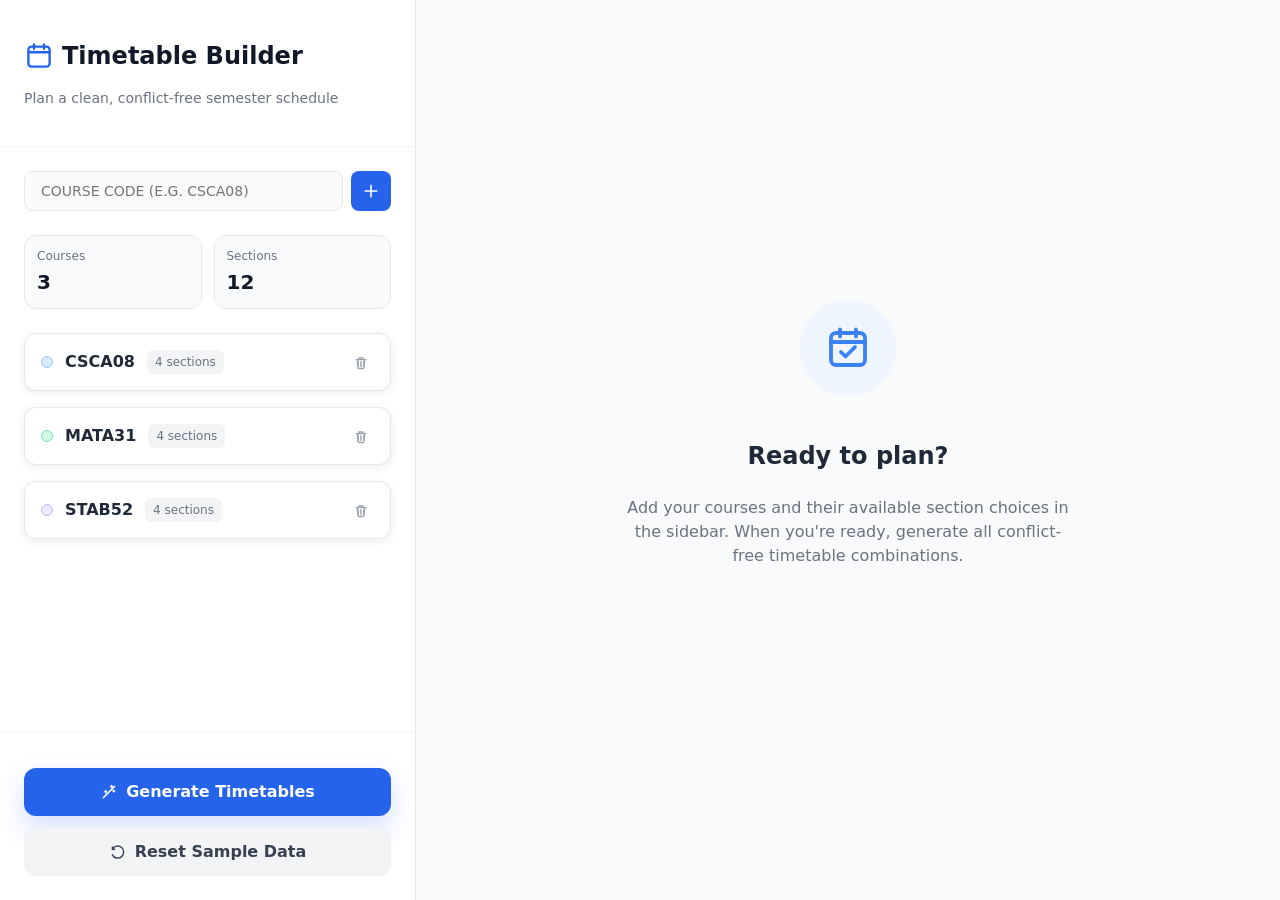
<file: index.html>
<!doctype html>
<html lang="en">
  <head>
    <meta charset="UTF-8" />
    <meta name="viewport" content="width=device-width, initial-scale=1.0" />
    <title>University Timetable Builder</title>

    <link rel="stylesheet" href="styles.css" />
    <script src="js/config.js" defer></script>
    <script src="js/utils.js" defer></script>
    <script src="js/models.js" defer></script>
    <script src="js/storage.js" defer></script>
    <script src="js/scheduler.js" defer></script>
    <script src="js/ui.js" defer></script>
    <script src="js/events.js" defer></script>
    <script src="js/main.js" defer></script>
  </head>
  <body
    class="bg-gray-50 font-sans text-gray-800 min-h-screen md:h-screen overflow-y-auto md:overflow-hidden flex flex-col md:flex-row"
  >
    <svg class="icon-sprite" aria-hidden="true" focusable="false" xmlns="http://www.w3.org/2000/svg">
      <symbol id="icon-calendar-blank" viewBox="0 0 24 24">
        <rect x="3.5" y="4.5" width="17" height="16" rx="2.5" fill="none" stroke="currentColor" stroke-width="1.9" />
        <path d="M8 2.75v3.5M16 2.75v3.5M3.5 9h17" fill="none" stroke="currentColor" stroke-width="1.9" stroke-linecap="round" />
      </symbol>
      <symbol id="icon-plus" viewBox="0 0 24 24">
        <path d="M12 5v14M5 12h14" fill="none" stroke="currentColor" stroke-width="1.9" stroke-linecap="round" />
      </symbol>
      <symbol id="icon-magic-wand" viewBox="0 0 24 24">
        <path d="M4.5 19.5 19.5 4.5" fill="none" stroke="currentColor" stroke-width="1.9" stroke-linecap="round" />
        <path d="M14 4.5h2.75M15.375 3.125V5.875M6 11.5h3M7.5 10v3M17.25 10.75h2.25M18.375 9.625v2.25" fill="none" stroke="currentColor" stroke-width="1.9" stroke-linecap="round" />
      </symbol>
      <symbol id="icon-arrow-counter-clockwise" viewBox="0 0 24 24">
        <path d="M7.5 8.25H4.5V5.25" fill="none" stroke="currentColor" stroke-width="1.9" stroke-linecap="round" stroke-linejoin="round" />
        <path d="M4.75 8a8 8 0 1 1-.25 7.75" fill="none" stroke="currentColor" stroke-width="1.9" stroke-linecap="round" stroke-linejoin="round" />
      </symbol>
      <symbol id="icon-calendar-check" viewBox="0 0 24 24">
        <rect x="3.5" y="4.5" width="17" height="16" rx="2.5" fill="none" stroke="currentColor" stroke-width="1.9" />
        <path d="M8 2.75v3.5M16 2.75v3.5M3.5 9h17M8.5 14l2.25 2.25L15.5 11.5" fill="none" stroke="currentColor" stroke-width="1.9" stroke-linecap="round" stroke-linejoin="round" />
      </symbol>
      <symbol id="icon-caret-left" viewBox="0 0 24 24">
        <path d="M14.5 6 8.5 12l6 6" fill="none" stroke="currentColor" stroke-width="1.9" stroke-linecap="round" stroke-linejoin="round" />
      </symbol>
      <symbol id="icon-caret-right" viewBox="0 0 24 24">
        <path d="m9.5 6 6 6-6 6" fill="none" stroke="currentColor" stroke-width="1.9" stroke-linecap="round" stroke-linejoin="round" />
      </symbol>
      <symbol id="icon-check-circle" viewBox="0 0 24 24">
        <circle cx="12" cy="12" r="8.25" fill="none" stroke="currentColor" stroke-width="1.9" />
        <path d="M8.75 12.25 11 14.5l4.5-4.5" fill="none" stroke="currentColor" stroke-width="1.9" stroke-linecap="round" stroke-linejoin="round" />
      </symbol>
      <symbol id="icon-clock" viewBox="0 0 24 24">
        <circle cx="12" cy="12" r="8.25" fill="none" stroke="currentColor" stroke-width="1.9" />
        <path d="M12 7.75v4.6l3 1.65" fill="none" stroke="currentColor" stroke-width="1.9" stroke-linecap="round" stroke-linejoin="round" />
      </symbol>
      <symbol id="icon-hourglass-medium" viewBox="0 0 24 24">
        <path d="M7 4.5h10M7 19.5h10M8 4.5c0 3 2 4.5 4 6 2-1.5 4-3 4-6M8 19.5c0-3 2-4.5 4-6 2 1.5 4 3 4 6" fill="none" stroke="currentColor" stroke-width="1.9" stroke-linecap="round" stroke-linejoin="round" />
      </symbol>
      <symbol id="icon-warning-circle" viewBox="0 0 24 24">
        <circle cx="12" cy="12" r="8.25" fill="none" stroke="currentColor" stroke-width="1.9" />
        <path d="M12 8v5.1M12 16.4h.01" fill="none" stroke="currentColor" stroke-width="1.9" stroke-linecap="round" stroke-linejoin="round" />
      </symbol>
      <symbol id="icon-sliders-horizontal" viewBox="0 0 24 24">
        <path d="M4 7h6M14 7h6M4 17h10M18 17h2M10 7a2 2 0 1 0 0 .01M14 17a2 2 0 1 0 0 .01" fill="none" stroke="currentColor" stroke-width="1.9" stroke-linecap="round" stroke-linejoin="round" />
      </symbol>
      <symbol id="icon-book-open" viewBox="0 0 24 24">
        <path d="M12 6.5c-1.7-1.2-3.6-1.8-5.7-1.8A2.3 2.3 0 0 0 4 7v10.2a1.8 1.8 0 0 0 1.8 1.8c2.1 0 4 .6 6.2 2 2.2-1.4 4.1-2 6.2-2a1.8 1.8 0 0 0 1.8-1.8V7a2.3 2.3 0 0 0-2.3-2.3c-2.1 0-4 .6-5.7 1.8Z" fill="none" stroke="currentColor" stroke-width="1.9" stroke-linejoin="round" />
        <path d="M12 6.5V21" fill="none" stroke="currentColor" stroke-width="1.9" stroke-linecap="round" />
      </symbol>
      <symbol id="icon-pencil-simple" viewBox="0 0 24 24">
        <path d="m15.5 5.5 3 3M6 18l3.6-.6 9.8-9.8a1.7 1.7 0 0 0 0-2.4l-.6-.6a1.7 1.7 0 0 0-2.4 0L6.6 14.4 6 18Z" fill="none" stroke="currentColor" stroke-width="1.9" stroke-linecap="round" stroke-linejoin="round" />
      </symbol>
      <symbol id="icon-trash" viewBox="0 0 24 24">
        <path d="M5.5 7.5h13M9.25 7.5V5.25h5.5V7.5M8.25 10.25v6.5M12 10.25v6.5M15.75 10.25v6.5M7.25 7.5l.6 10.2a1.8 1.8 0 0 0 1.8 1.7h4.7a1.8 1.8 0 0 0 1.8-1.7l.6-10.2" fill="none" stroke="currentColor" stroke-width="1.9" stroke-linecap="round" stroke-linejoin="round" />
      </symbol>
      <symbol id="icon-x" viewBox="0 0 24 24">
        <path d="m7 7 10 10M17 7 7 17" fill="none" stroke="currentColor" stroke-width="1.9" stroke-linecap="round" />
      </symbol>
    </svg>

    <div
      class="w-full md:w-[26rem] bg-white border-b border-gray-200 md:border-b-0 md:border-r flex flex-col shadow-[4px_0_24px_rgba(0,0,0,0.02)] z-20 md:h-full flex-shrink-0"
    >
      <div class="p-6 border-b border-gray-100">
        <h1 class="text-2xl font-bold text-gray-900 flex items-center gap-2">
          <svg class="icon text-blue-600 text-3xl" aria-hidden="true"><use href="#icon-calendar-blank"></use></svg>
          Timetable Builder
        </h1>
        <p class="text-sm text-gray-500 mt-1">
          Plan a clean, conflict-free semester schedule
        </p>
      </div>

      <div class="flex-1 overflow-y-auto p-6 space-y-6">
        <form id="add-course-form" class="flex gap-2">
          <input
            type="text"
            id="course-code-input"
            placeholder="Course Code (e.g. CSCA08)"
            class="flex-1 bg-gray-50 border border-gray-200 rounded-lg px-4 py-2 text-sm focus:outline-none focus:ring-2 focus:ring-blue-500 transition-all uppercase"
            required
          />
          <button
            type="submit"
            class="bg-blue-600 hover:bg-blue-700 text-white p-2 w-10 h-10 rounded-lg transition-colors flex items-center justify-center"
            title="Add course"
          >
            <svg class="icon text-xl" aria-hidden="true"><use href="#icon-plus"></use></svg>
          </button>
        </form>

        <div class="grid grid-cols-2 gap-3 text-xs">
          <div class="rounded-xl border border-gray-200 bg-gray-50 p-3">
            <div class="text-gray-500 font-medium">Courses</div>
            <div id="course-count" class="text-xl font-bold text-gray-900 mt-1">
              0
            </div>
          </div>
          <div class="rounded-xl border border-gray-200 bg-gray-50 p-3">
            <div class="text-gray-500 font-medium">Sections</div>
            <div
              id="section-count"
              class="text-xl font-bold text-gray-900 mt-1"
            >
              0
            </div>
          </div>
        </div>

        <div id="course-list" class="space-y-4"></div>
      </div>

      <div class="p-6 border-t border-gray-100 bg-white space-y-3">
        <p
          id="generate-help"
          class="hidden rounded-lg bg-amber-50 px-3 py-2 text-xs font-medium text-amber-700"
        ></p>
        <button
          id="generate-btn"
          class="w-full bg-blue-600 hover:bg-blue-700 disabled:bg-gray-300 disabled:cursor-not-allowed text-white py-3 rounded-xl font-bold shadow-md shadow-blue-500/20 transition-all flex justify-center items-center gap-2"
        >
          <svg class="icon text-lg" aria-hidden="true"><use href="#icon-magic-wand"></use></svg>
          Generate Timetables
        </button>

        <button
          id="reset-btn"
          class="w-full bg-gray-100 hover:bg-gray-200 text-gray-700 py-3 rounded-xl font-semibold transition-all flex justify-center items-center gap-2"
        >
          <svg class="icon text-lg" aria-hidden="true"><use href="#icon-arrow-counter-clockwise"></use></svg>
          Reset Sample
          Data
        </button>
      </div>
    </div>

    <div
      class="flex-1 flex flex-col min-h-[32rem] md:min-h-0 md:h-full overflow-hidden relative min-w-0"
    >
      <div
        id="empty-state"
        class="absolute inset-0 z-10 flex flex-col items-center justify-center bg-gray-50 p-8 text-center transition-opacity duration-300"
      >
        <div
          class="w-24 h-24 bg-blue-50 rounded-full flex items-center justify-center mb-6"
        >
          <svg class="icon text-blue-500 text-5xl" aria-hidden="true"><use href="#icon-calendar-check"></use></svg>
        </div>
        <h2 class="text-2xl font-bold text-gray-800 mb-2">Ready to plan?</h2>
        <p class="text-gray-500 max-w-md mb-8">
          Add your courses and their available section choices in the sidebar.
          When you're ready, generate all conflict-free timetable combinations.
        </p>
      </div>

      <div
        id="results-state"
        class="hidden flex-col min-h-[32rem] md:min-h-0 md:h-full w-full"
      >
        <div
          class="bg-white px-4 py-4 md:px-8 md:py-5 border-b border-gray-200 flex flex-wrap gap-4 items-center justify-between shadow-sm z-10 flex-shrink-0"
        >
          <div class="flex items-center gap-4 flex-wrap">
            <div
              id="pagination-controls"
              class="flex items-center gap-1 bg-gray-100 rounded-lg p-1"
            >
              <button
                id="prev-btn"
                class="p-1.5 rounded-md hover:bg-white disabled:opacity-30 transition-colors"
              >
                <svg class="icon text-lg" aria-hidden="true"><use href="#icon-caret-left"></use></svg>
              </button>
              <span id="pagination-text" class="px-3 font-semibold text-sm"
                >Option 0 of 0</span
              >
              <button
                id="next-btn"
                class="p-1.5 rounded-md hover:bg-white disabled:opacity-30 transition-colors"
              >
                <svg class="icon text-lg" aria-hidden="true"><use href="#icon-caret-right"></use></svg>
              </button>
            </div>

            <div
              id="schedule-stats"
              class="hidden md:flex items-center gap-4 text-sm text-gray-500 pl-4 border-l border-gray-200"
            >
              <span class="flex items-center gap-1"
                ><svg class="icon text-emerald-500 text-lg" aria-hidden="true"><use href="#icon-check-circle"></use></svg
                ><span id="stat-days">0</span> days</span
              >
              <span class="flex items-center gap-1"
                ><svg class="icon text-blue-500 text-lg" aria-hidden="true"><use href="#icon-clock"></use></svg> Starts
                <span id="stat-start">0:00</span></span
              >
              <span class="flex items-center gap-1"
                ><svg class="icon text-purple-500 text-lg" aria-hidden="true"><use href="#icon-hourglass-medium"></use></svg>
                Ends <span id="stat-end">0:00</span></span
              >
            </div>

            <div
              id="error-state"
              class="hidden flex items-center gap-2 text-red-600 font-medium text-sm"
            >
              <svg class="icon text-xl" aria-hidden="true"><use href="#icon-warning-circle"></use></svg>
              No conflict-free
              schedules possible.
            </div>
          </div>

          <div id="sort-controls" class="flex items-center gap-2 text-sm">
            <svg class="icon text-gray-400 text-lg" aria-hidden="true"><use href="#icon-sliders-horizontal"></use></svg>
            <select
              id="sort-select"
              class="bg-transparent border-none font-medium text-gray-700 focus:ring-0 cursor-pointer outline-none"
            >
              <option value="default">Sort: Default</option>
              <option value="fewer-days">Sort: Fewer Days on Campus</option>
              <option value="earliest-finish">Sort: Earliest Finish</option>
              <option value="latest-start">Sort: Latest Start</option>
              <option value="compact">Sort: Most Compact</option>
            </select>
          </div>
        </div>

        <div
          id="timetable-container"
          class="flex-1 overflow-auto bg-white p-4 md:p-8"
        >
          <div class="min-w-[760px] max-w-6xl mx-auto">
            <div class="flex ml-14 mb-4">
              <div
                class="flex-1 text-center font-bold text-gray-400 tracking-wider text-sm uppercase"
              >
                Mon
              </div>
              <div
                class="flex-1 text-center font-bold text-gray-400 tracking-wider text-sm uppercase"
              >
                Tue
              </div>
              <div
                class="flex-1 text-center font-bold text-gray-400 tracking-wider text-sm uppercase"
              >
                Wed
              </div>
              <div
                class="flex-1 text-center font-bold text-gray-400 tracking-wider text-sm uppercase"
              >
                Thu
              </div>
              <div
                class="flex-1 text-center font-bold text-gray-400 tracking-wider text-sm uppercase"
              >
                Fri
              </div>
            </div>

            <div class="relative">
              <div id="grid-rows" class="absolute inset-0 z-0"></div>
              <div
                id="grid-columns"
                class="relative z-10 flex ml-14 h-[832px]"
              ></div>
            </div>
          </div>
        </div>
      </div>
    </div>
  </body>
</html>
</file>
<file: styles.css>
:root {
  --white: #ffffff;
  --gray-50: #f9fafb;
  --gray-100: #f3f4f6;
  --gray-200: #e5e7eb;
  --gray-300: #d1d5db;
  --gray-400: #9ca3af;
  --gray-500: #6b7280;
  --gray-700: #374151;
  --gray-800: #1f2937;
  --gray-900: #111827;
  --blue-50: #eff6ff;
  --blue-100: #dbeafe;
  --blue-200: #bfdbfe;
  --blue-300: #93c5fd;
  --blue-500: #3b82f6;
  --blue-600: #2563eb;
  --blue-700: #1d4ed8;
  --blue-900: #1e3a8a;
  --emerald-100: #d1fae5;
  --emerald-300: #6ee7b7;
  --emerald-500: #10b981;
  --emerald-900: #064e3b;
  --purple-100: #ede9fe;
  --purple-300: #c4b5fd;
  --purple-500: #8b5cf6;
  --purple-900: #4c1d95;
  --amber-50: #fffbeb;
  --amber-100: #fef3c7;
  --amber-300: #fcd34d;
  --amber-700: #b45309;
  --amber-900: #78350f;
  --rose-100: #ffe4e6;
  --rose-300: #fda4af;
  --rose-500: #f43f5e;
  --rose-900: #881337;
  --cyan-100: #cffafe;
  --cyan-300: #67e8f9;
  --cyan-900: #164e63;
  --red-500: #ef4444;
  --red-600: #dc2626;
  --hour-height: 64px;
  --grid-start-hour: 8;
}

* {
  box-sizing: border-box;
}

html {
  line-height: 1.5;
  -webkit-text-size-adjust: 100%;
}

body {
  margin: 0;
  font-family: Inter, ui-sans-serif, system-ui, -apple-system, BlinkMacSystemFont, 'Segoe UI', sans-serif;
  color: var(--gray-800);
  background: var(--gray-50);
}

button,
input,
select {
  font: inherit;
  color: inherit;
}

button {
  border: 0;
  background: none;
  padding: 0;
}

button:not(:disabled) {
  cursor: pointer;
}

input,
select,
button {
  min-width: 0;
}

svg {
  display: block;
}

.icon {
  width: 1em;
  height: 1em;
  display: inline-block;
  vertical-align: middle;
  flex-shrink: 0;
}

.icon-sprite {
  position: absolute;
  width: 0;
  height: 0;
  overflow: hidden;
}

::-webkit-scrollbar {
  width: 6px;
  height: 6px;
}

::-webkit-scrollbar-track {
  background: transparent;
}

::-webkit-scrollbar-thumb {
  background: #cbd5e1;
  border-radius: 10px;
}

::-webkit-scrollbar-thumb:hover {
  background: #94a3b8;
}

#grid-rows,
#grid-columns {
  height: 832px;
}

#grid-rows {
  pointer-events: none;
}

#timetable-container {
  -webkit-overflow-scrolling: touch;
}

.hidden{display:none !important;}
.block{display:block;}
.flex{display:flex;}
.grid{display:grid;}
.absolute{position:absolute;}
.relative{position:relative;}
.inset-0{inset:0;}
.left-0{left:0;}
.left-1{left:0.25rem;}
.right-0{right:0;}
.right-1{right:0.25rem;}
.z-0{z-index:0;}
.z-10{z-index:10;}
.z-20{z-index:20;}
.flex-1{flex:1 1 0%;}
.flex-col{flex-direction:column;}
.flex-wrap{flex-wrap:wrap;}
.flex-shrink-0{flex-shrink:0;}
.shrink-0{flex-shrink:0;}
.items-center{align-items:center;}
.items-start{align-items:flex-start;}
.justify-between{justify-content:space-between;}
.justify-center{justify-content:center;}
.grid-cols-2{grid-template-columns:repeat(2,minmax(0,1fr));}
.grid-cols-3{grid-template-columns:repeat(3,minmax(0,1fr));}
.min-w-0{min-width:0;}
.min-w-\[760px\]{min-width:760px;}
.max-w-6xl{max-width:72rem;}
.max-w-md{max-width:28rem;}
.min-h-screen{min-height:100vh;}
.min-h-\[32rem\]{min-height:32rem;}
.w-full{width:100%;}
.w-3{width:0.75rem;}
.w-10{width:2.5rem;}
.w-14{width:3.5rem;}
.w-24{width:6rem;}
.h-3{height:0.75rem;}
.h-10{height:2.5rem;}
.h-24{height:6rem;}
.h-\[832px\]{height:832px;}
.overflow-hidden{overflow:hidden;}
.overflow-auto{overflow:auto;}
.overflow-y-auto{overflow-y:auto;}
.cursor-pointer{cursor:pointer;}
.outline-none{outline:none;}
.pointer-events-none{pointer-events:none;}
.rounded-md{border-radius:0.375rem;}
.rounded-lg{border-radius:0.5rem;}
.rounded-xl{border-radius:0.75rem;}
.rounded-full{border-radius:9999px;}
.border{border-width:1px;border-style:solid;}
.border-2{border-width:2px;border-style:solid;}
.border-none{border:none;}
.border-b{border-bottom-width:1px;border-bottom-style:solid;}
.border-t{border-top-width:1px;border-top-style:solid;}
.border-l{border-left-width:1px;border-left-style:solid;}
.bg-transparent{background-color:transparent;}
.bg-white{background-color:var(--white);}
.bg-gray-50{background-color:var(--gray-50);}
.bg-gray-50\/50{background-color:rgba(249,250,251,0.5);}
.bg-gray-100{background-color:var(--gray-100);}
.bg-gray-900{background-color:var(--gray-900);}
.bg-blue-50{background-color:var(--blue-50);}
.bg-blue-50\/40{background-color:rgba(239,246,255,0.4);}
.bg-blue-100{background-color:var(--blue-100);}
.bg-blue-600{background-color:var(--blue-600);}
.bg-emerald-100{background-color:var(--emerald-100);}
.bg-purple-100{background-color:var(--purple-100);}
.bg-amber-50{background-color:var(--amber-50);}
.bg-amber-100{background-color:var(--amber-100);}
.bg-rose-100{background-color:var(--rose-100);}
.bg-cyan-100{background-color:var(--cyan-100);}
.border-gray-100{border-color:var(--gray-100);}
.border-gray-200{border-color:var(--gray-200);}
.border-blue-200{border-color:var(--blue-200);}
.border-blue-300{border-color:var(--blue-300);}
.border-emerald-300{border-color:var(--emerald-300);}
.border-purple-300{border-color:var(--purple-300);}
.border-amber-300{border-color:var(--amber-300);}
.border-rose-300{border-color:var(--rose-300);}
.border-cyan-300{border-color:var(--cyan-300);}
.text-white{color:var(--white);}
.text-gray-400{color:var(--gray-400);}
.text-gray-500{color:var(--gray-500);}
.text-gray-700{color:var(--gray-700);}
.text-gray-800{color:var(--gray-800);}
.text-gray-900{color:var(--gray-900);}
.text-blue-500{color:var(--blue-500);}
.text-blue-600{color:var(--blue-600);}
.text-blue-900{color:var(--blue-900);}
.text-emerald-500{color:var(--emerald-500);}
.text-emerald-900{color:var(--emerald-900);}
.text-purple-500{color:var(--purple-500);}
.text-purple-900{color:var(--purple-900);}
.text-amber-700{color:var(--amber-700);}
.text-amber-900{color:var(--amber-900);}
.text-rose-900{color:var(--rose-900);}
.text-cyan-900{color:var(--cyan-900);}
.text-red-600{color:var(--red-600);}
.text-center{text-align:center;}
.text-right{text-align:right;}
.font-sans{font-family:Inter,ui-sans-serif,system-ui,-apple-system,BlinkMacSystemFont,"Segoe UI",sans-serif;}
.font-normal{font-weight:400;}
.font-medium{font-weight:500;}
.font-semibold{font-weight:600;}
.font-bold{font-weight:700;}
.text-xs{font-size:0.75rem;line-height:1rem;}
.text-sm{font-size:0.875rem;line-height:1.25rem;}
.text-base{font-size:1rem;line-height:1.5rem;}
.text-lg{font-size:1.125rem;line-height:1.75rem;}
.text-xl{font-size:1.25rem;line-height:1.75rem;}
.text-2xl{font-size:1.5rem;line-height:2rem;}
.text-3xl{font-size:1.875rem;line-height:2.25rem;}
.text-5xl{font-size:3rem;line-height:1;}
.text-\[10px\]{font-size:10px;line-height:1.2;}
.text-\[11px\]{font-size:11px;line-height:1.25;}
.text-\[12px\]{font-size:12px;line-height:1.25;}
.tracking-wide{letter-spacing:0.025em;}
.tracking-wider{letter-spacing:0.05em;}
.leading-tight{line-height:1.25;}
.uppercase{text-transform:uppercase;}
.truncate{overflow:hidden;text-overflow:ellipsis;white-space:nowrap;}
.opacity-50{opacity:0.5;}
.opacity-70{opacity:0.7;}
.opacity-80{opacity:0.8;}
.shadow-sm{box-shadow:0 2px 8px rgba(15,23,42,0.08);}
.shadow-md{box-shadow:0 10px 25px rgba(15,23,42,0.12);}
.shadow-blue-500\/20{box-shadow:0 12px 28px rgba(37,99,235,0.2);}
.shadow-blue-100\/50{box-shadow:0 10px 24px rgba(219,234,254,0.5);}
.shadow-\[4px_0_24px_rgba\(0\,0\,0\,0\.02\)\]{box-shadow:4px 0 24px rgba(0,0,0,0.02);}
.transition-all{transition:all 180ms ease;}
.transition-colors{transition:background-color 180ms ease,color 180ms ease,border-color 180ms ease,box-shadow 180ms ease;}
.transition-opacity{transition:opacity 180ms ease;}
.duration-300{transition-duration:300ms;}
.p-1{padding:0.25rem;}
.p-1\.5{padding:0.375rem;}
.p-2{padding:0.5rem;}
.p-3{padding:0.75rem;}
.p-4{padding:1rem;}
.p-6{padding:1.5rem;}
.p-8{padding:2rem;}
.px-1{padding-left:0.25rem;padding-right:0.25rem;}
.px-2{padding-left:0.5rem;padding-right:0.5rem;}
.px-3{padding-left:0.75rem;padding-right:0.75rem;}
.px-4{padding-left:1rem;padding-right:1rem;}
.py-1{padding-top:0.25rem;padding-bottom:0.25rem;}
.py-2{padding-top:0.5rem;padding-bottom:0.5rem;}
.py-3{padding-top:0.75rem;padding-bottom:0.75rem;}
.py-4{padding-top:1rem;padding-bottom:1rem;}
.py-8{padding-top:2rem;padding-bottom:2rem;}
.pl-4{padding-left:1rem;}
.pr-3{padding-right:0.75rem;}
.mb-2{margin-bottom:0.5rem;}
.mb-3{margin-bottom:0.75rem;}
.mb-4{margin-bottom:1rem;}
.mb-6{margin-bottom:1.5rem;}
.mb-8{margin-bottom:2rem;}
.mt-1{margin-top:0.25rem;}
.ml-1{margin-left:0.25rem;}
.ml-14{margin-left:3.5rem;}
.mx-auto{margin-left:auto;margin-right:auto;}
.gap-0\.5{gap:0.125rem;}
.gap-1{gap:0.25rem;}
.gap-1\.5{gap:0.375rem;}
.gap-2{gap:0.5rem;}
.gap-3{gap:0.75rem;}
.gap-4{gap:1rem;}

.space-y-3 > * + *{margin-top:0.75rem;}
.space-y-4 > * + *{margin-top:1rem;}
.space-y-6 > * + *{margin-top:1.5rem;}

.hover\:bg-blue-700:hover{background-color:var(--blue-700);}
.hover\:bg-gray-800:hover{background-color:var(--gray-800);}
.hover\:bg-gray-200:hover{background-color:var(--gray-200);}
.hover\:bg-gray-50:hover{background-color:var(--gray-50);}
.hover\:bg-white:hover{background-color:var(--white);}
.hover\:text-blue-600:hover{color:var(--blue-600);}
.hover\:text-red-500:hover{color:var(--red-500);}
.hover\:shadow-md:hover{box-shadow:0 10px 25px rgba(15,23,42,0.12);}
.hover\:z-20:hover{z-index:20;}

.focus\:outline-none:focus{outline:none;}
.focus\:ring-0:focus{box-shadow:none;}
.focus\:ring-2:focus{box-shadow:0 0 0 2px rgba(59,130,246,0.22);}
.focus\:ring-blue-500:focus{box-shadow:0 0 0 2px rgba(37,99,235,0.24);border-color:var(--blue-500);}

.disabled\:bg-gray-300:disabled{background-color:var(--gray-300);}
.disabled\:cursor-not-allowed:disabled{cursor:not-allowed;}
.disabled\:opacity-30:disabled{opacity:0.3;}

.first\:border-l-0:first-child{border-left-width:0;}

@media (min-width: 768px) {
  .md\:flex{display:flex;}
  .md\:flex-row{flex-direction:row;}
  .md\:w-\[26rem\]{width:26rem;}
  .md\:h-full{height:100%;}
  .md\:h-screen{height:100vh;}
  .md\:min-h-0{min-height:0;}
  .md\:overflow-hidden{overflow:hidden;}
  .md\:p-8{padding:2rem;}
  .md\:px-8{padding-left:2rem;padding-right:2rem;}
  .md\:py-5{padding-top:1.25rem;padding-bottom:1.25rem;}
  .md\:border-r{border-right-width:1px;border-right-style:solid;}
  .md\:border-b-0{border-bottom-width:0;}
}
</file>
